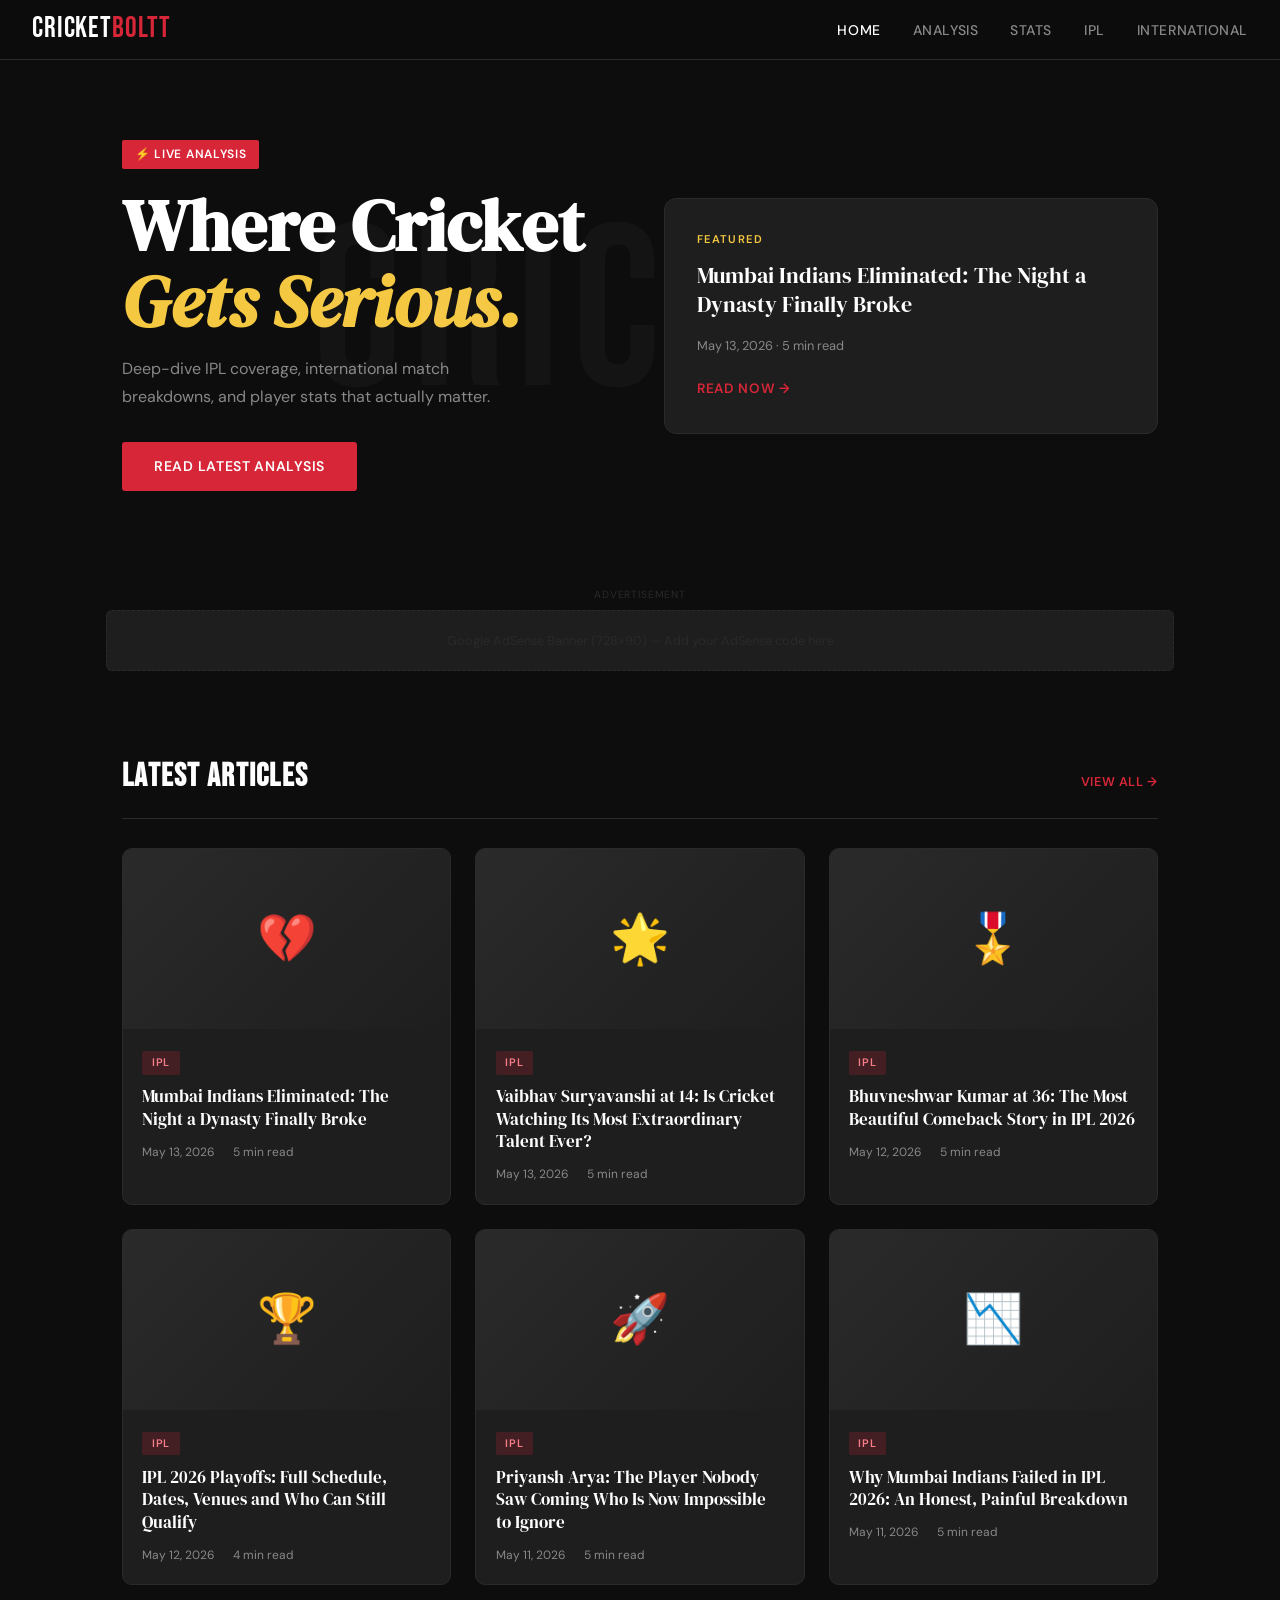
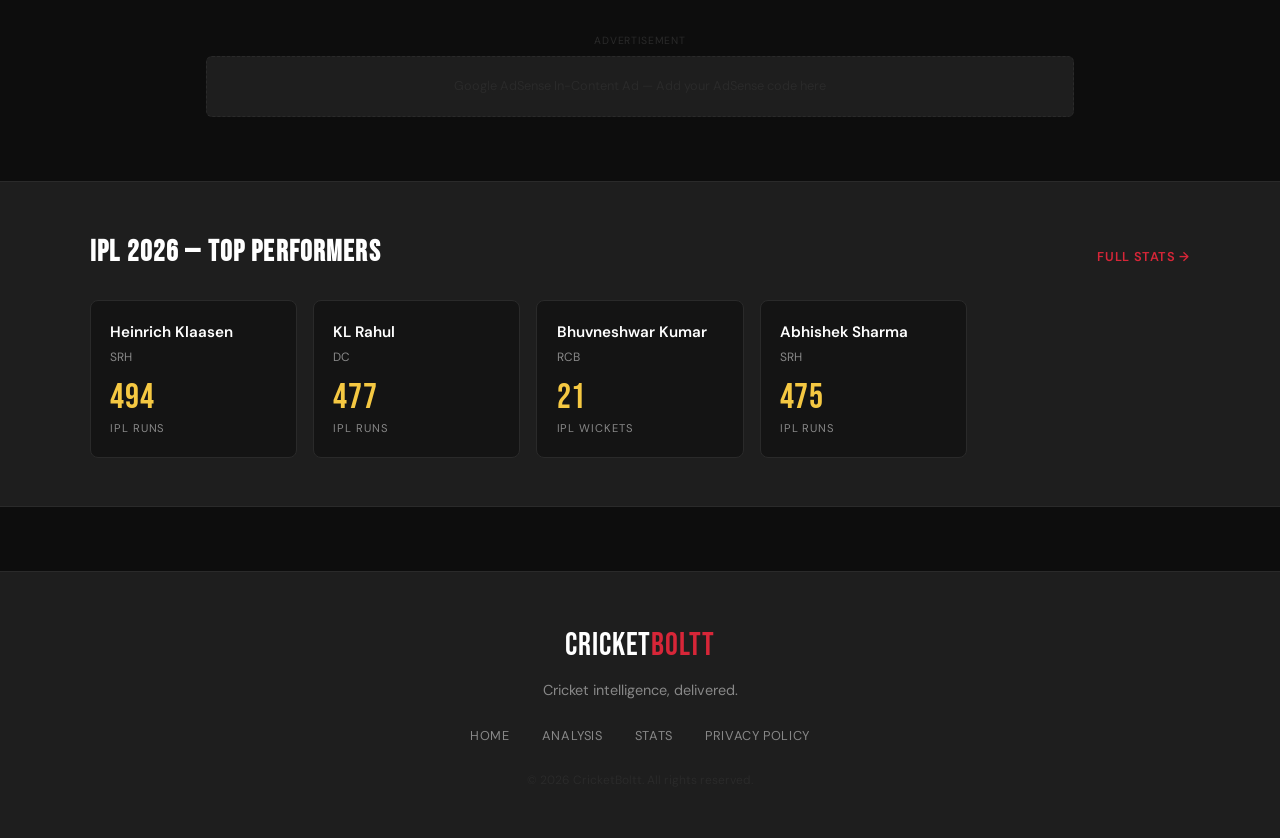
<file: cricketboltt/index.html>
<!DOCTYPE html>
<html lang="en">
<head>
  <meta charset="UTF-8" />
  <meta name="viewport" content="width=device-width, initial-scale=1.0" />
  <title>CricketBoltt — IPL & Cricket Analysis</title>
  <meta name="description" content="In-depth IPL coverage, international cricket analysis, player stats and insights. Your home for cricket intelligence." />
  <link rel="preconnect" href="https://fonts.googleapis.com" />
  <link href="https://fonts.googleapis.com/css2?family=Bebas+Neue&family=DM+Sans:wght@400;500;600&family=DM+Serif+Display:ital@0;1&display=swap" rel="stylesheet" />
  <link rel="stylesheet" href="css/style.css" />
</head>
<body>

  <!-- NAVBAR -->
  <nav class="navbar">
    <a href="index.html" class="logo">Cricket<span>Boltt</span></a>
    <ul class="nav-links">
      <li><a href="index.html" class="active">Home</a></li>
      <li><a href="articles.html">Analysis</a></li>
      <li><a href="stats.html">Stats</a></li>
      <li><a href="articles.html?cat=ipl">IPL</a></li>
      <li><a href="articles.html?cat=international">International</a></li>
    </ul>
    <button class="hamburger" id="hamburger">&#9776;</button>
  </nav>

  <!-- MOBILE MENU -->
  <div class="mobile-menu" id="mobileMenu">
    <a href="index.html">Home</a>
    <a href="articles.html">Analysis</a>
    <a href="stats.html">Stats</a>
    <a href="articles.html?cat=ipl">IPL</a>
    <a href="articles.html?cat=international">International</a>
  </div>

  <!-- HERO -->
  <section class="hero">
    <div class="hero-bg-text">CRICKET</div>
    <div class="hero-content">
      <div class="hero-tag">&#9889; Live Analysis</div>
      <h1 class="hero-title">Where Cricket<br/><em>Gets Serious.</em></h1>
      <p class="hero-sub">Deep-dive IPL coverage, international match breakdowns, and player stats that actually matter.</p>
      <a href="articles.html" class="btn-primary">Read Latest Analysis</a>
    </div>
    <div class="hero-card">
      <div class="hcard-label">Featured</div>
      <div class="hcard-title" id="featuredTitle">Loading latest article...</div>
      <div class="hcard-meta" id="featuredMeta"></div>
      <a href="#" id="featuredLink" class="hcard-link">Read now &rarr;</a>
    </div>
  </section>

  <!-- AD BANNER TOP -->
  <div class="ad-banner">
    <span>Advertisement</span>
    <!-- Replace with your Google AdSense code -->
    <!-- <script async src="https://pagead2.googlesyndication.com/pagead/js/adsbygoogle.js"></script> -->
    <div class="ad-placeholder">Google AdSense Banner (728×90) — Add your AdSense code here</div>
  </div>

  <!-- LATEST ARTICLES -->
  <section class="section">
    <div class="section-head">
      <h2>Latest Articles</h2>
      <a href="articles.html" class="see-all">View all &rarr;</a>
    </div>
    <div class="articles-grid" id="articlesGrid">
      <!-- Filled by JS from posts.js -->
    </div>
  </section>

  <!-- AD MID -->
  <div class="ad-banner" style="margin: 0 auto 3rem; max-width:900px;">
    <span>Advertisement</span>
    <div class="ad-placeholder">Google AdSense In-Content Ad — Add your AdSense code here</div>
  </div>

  <!-- STATS STRIP -->
  <section class="stats-strip">
    <div class="stats-strip-inner">
      <div class="strip-head">
        <h2>IPL 2026 — Top Performers</h2>
        <a href="stats.html" class="see-all">Full stats &rarr;</a>
      </div>
      <div class="stats-cards" id="statsStrip">
        <!-- Filled by JS -->
      </div>
    </div>
  </section>

  <!-- FOOTER -->
  <footer class="footer">
    <div class="footer-inner">
      <div class="footer-logo">Cricket<span>Boltt</span></div>
      <p class="footer-tagline">Cricket intelligence, delivered.</p>
      <div class="footer-links">
        <a href="index.html">Home</a>
        <a href="articles.html">Analysis</a>
        <a href="stats.html">Stats</a>
        <a href="privacy.html">Privacy Policy</a>
      </div>
      <p class="footer-copy">&copy; 2026 CricketBoltt. All rights reserved.</p>
    </div>
  </footer>

  <script src="js/posts.js"></script>
  <script src="js/main.js"></script>
</body>
</html>
</file>
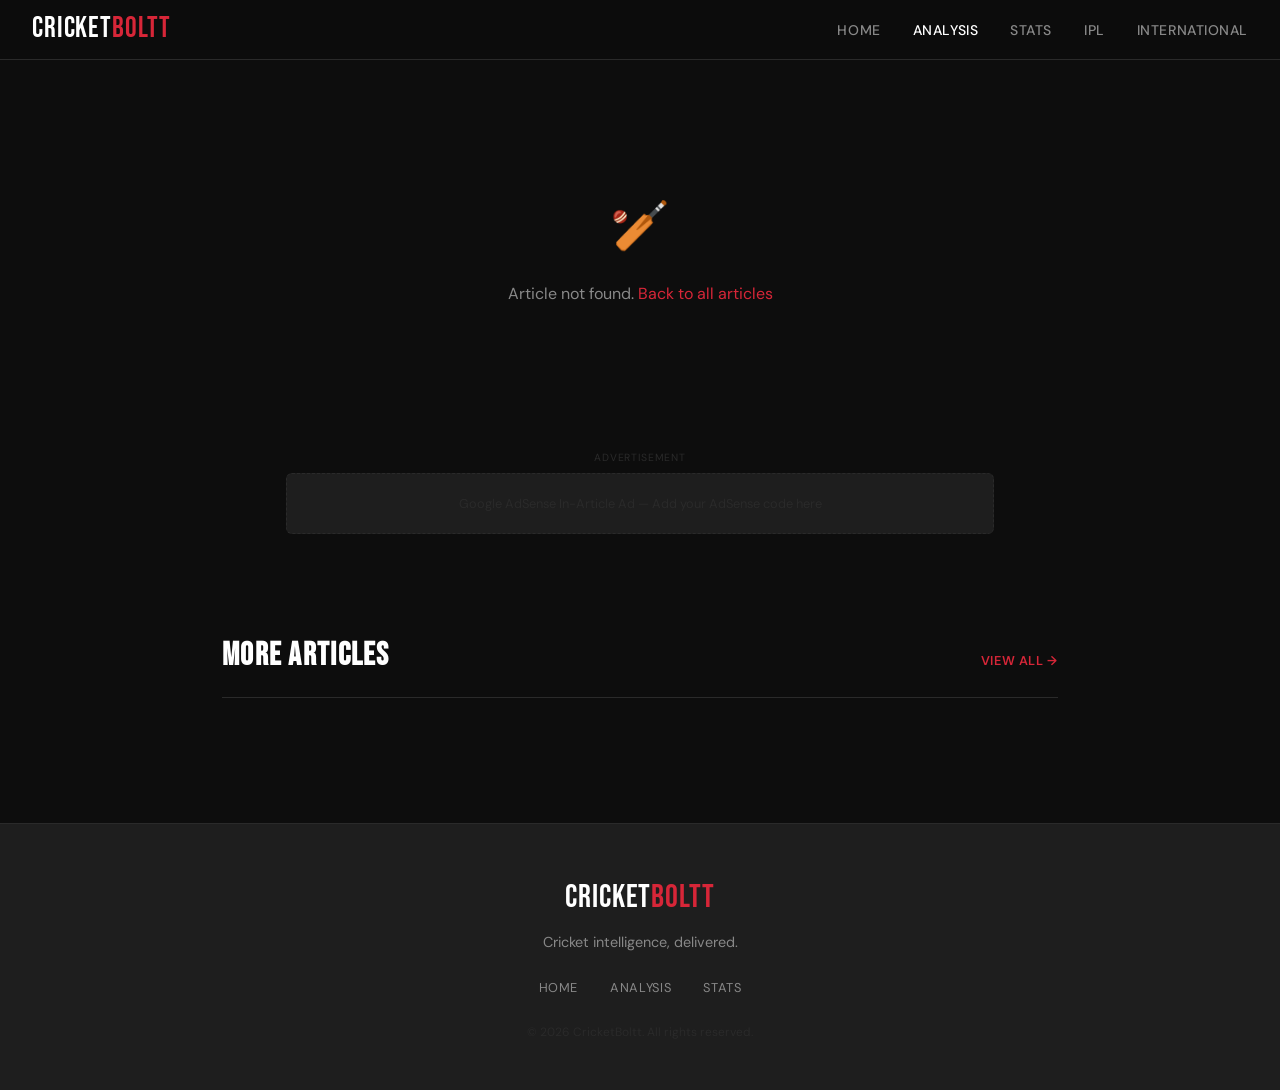
<file: cricketboltt/article.html>
<!DOCTYPE html>
<html lang="en">
<head>
  <meta charset="UTF-8" />
  <meta name="viewport" content="width=device-width, initial-scale=1.0" />
  <title id="pageTitle">Article — CricketBoltt</title>
  <link rel="preconnect" href="https://fonts.googleapis.com" />
  <link href="https://fonts.googleapis.com/css2?family=Bebas+Neue&family=DM+Sans:wght@400;500;600&family=DM+Serif+Display:ital@0;1&display=swap" rel="stylesheet" />
  <link rel="stylesheet" href="css/style.css" />
</head>
<body>

  <nav class="navbar">
    <a href="index.html" class="logo">Cricket<span>Boltt</span></a>
    <ul class="nav-links">
      <li><a href="index.html">Home</a></li>
      <li><a href="articles.html" class="active">Analysis</a></li>
      <li><a href="stats.html">Stats</a></li>
      <li><a href="articles.html?cat=ipl">IPL</a></li>
      <li><a href="articles.html?cat=international">International</a></li>
    </ul>
    <button class="hamburger" id="hamburger">&#9776;</button>
  </nav>
  <div class="mobile-menu" id="mobileMenu">
    <a href="index.html">Home</a>
    <a href="articles.html">Analysis</a>
    <a href="stats.html">Stats</a>
  </div>

  <article class="article-page" id="articleContent">
    <div class="article-loading">Loading article...</div>
  </article>

  <!-- AD after article -->
  <div class="ad-banner" style="max-width:740px; margin: 0 auto 3rem;">
    <span>Advertisement</span>
    <div class="ad-placeholder">Google AdSense In-Article Ad — Add your AdSense code here</div>
  </div>

  <!-- RELATED -->
  <section class="section" style="max-width:900px; margin: 0 auto;">
    <div class="section-head">
      <h2>More Articles</h2>
      <a href="articles.html" class="see-all">View all &rarr;</a>
    </div>
    <div class="articles-grid" id="relatedGrid"></div>
  </section>

  <footer class="footer">
    <div class="footer-inner">
      <div class="footer-logo">Cricket<span>Boltt</span></div>
      <p class="footer-tagline">Cricket intelligence, delivered.</p>
      <div class="footer-links">
        <a href="index.html">Home</a>
        <a href="articles.html">Analysis</a>
        <a href="stats.html">Stats</a>
      </div>
      <p class="footer-copy">&copy; 2026 CricketBoltt. All rights reserved.</p>
    </div>
  </footer>

  <script src="js/posts.js"></script>
  <script src="js/article.js"></script>
</body>
</html>
</file>
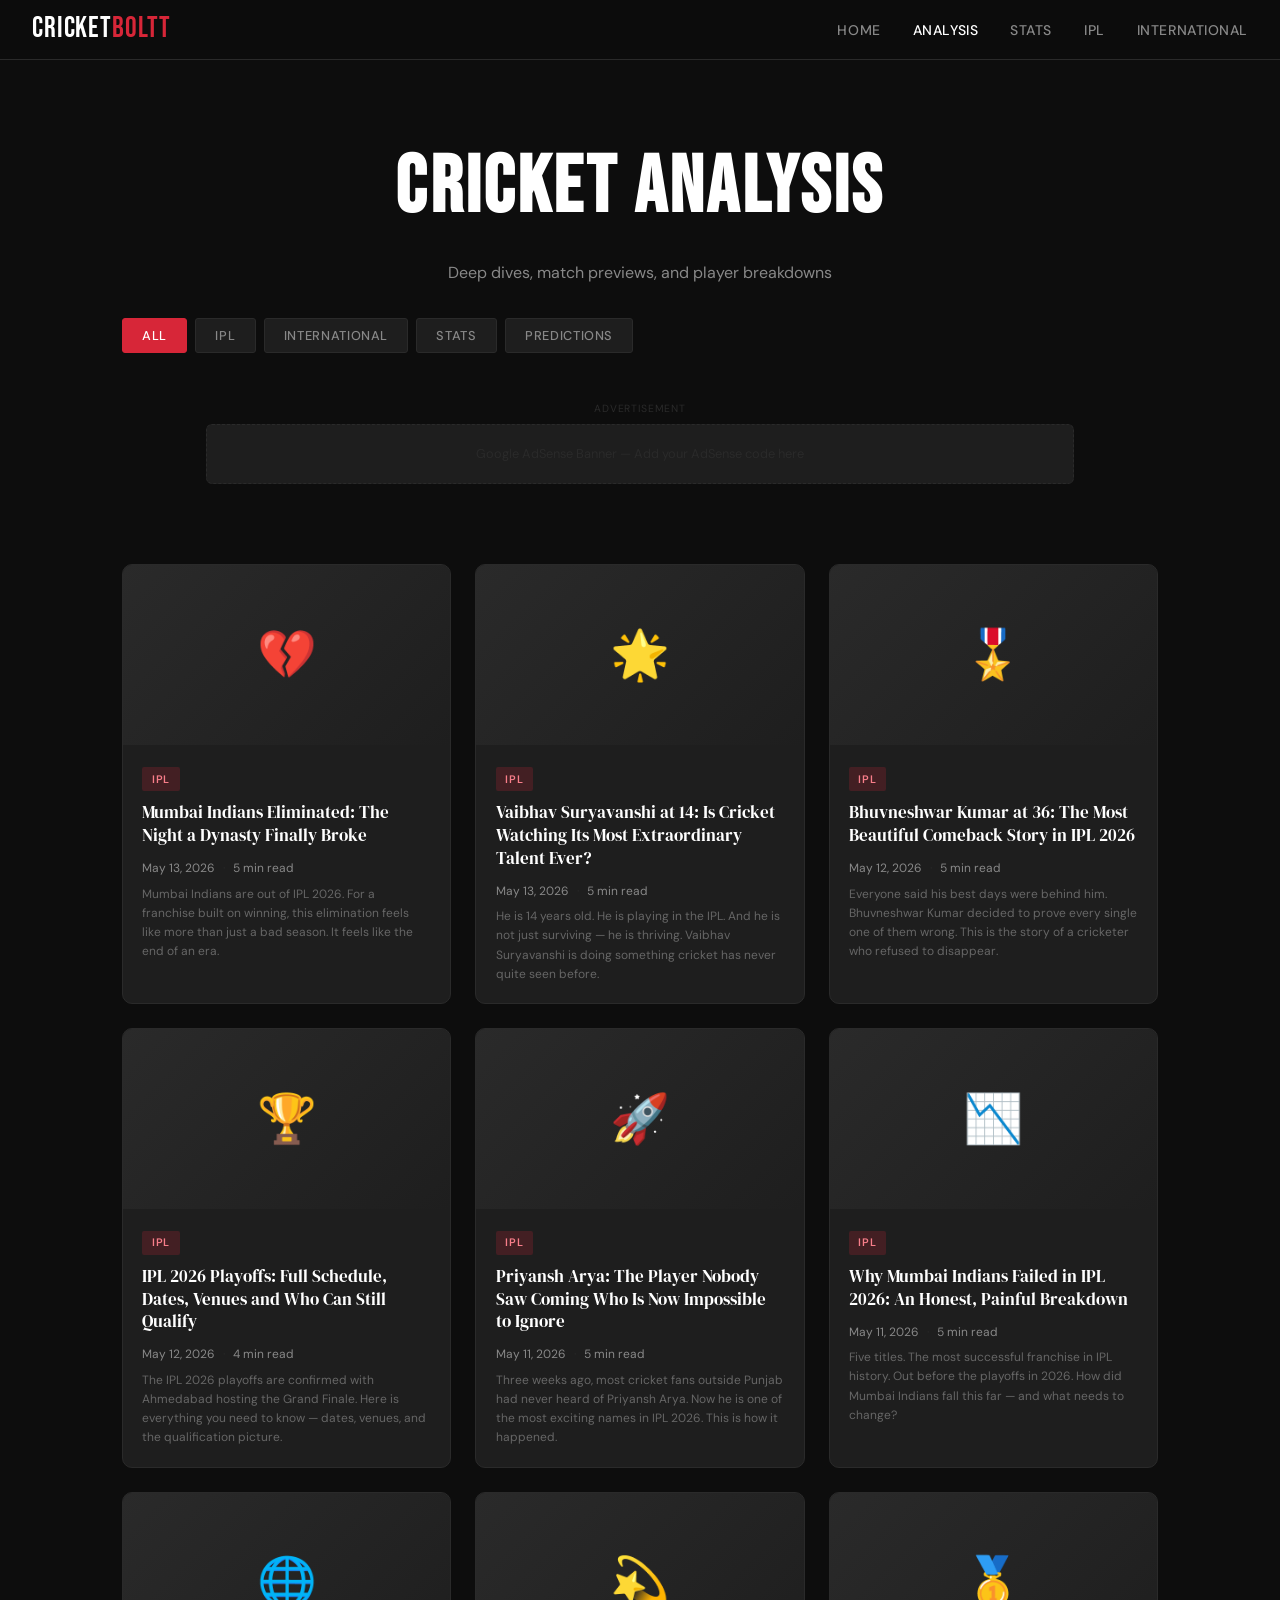
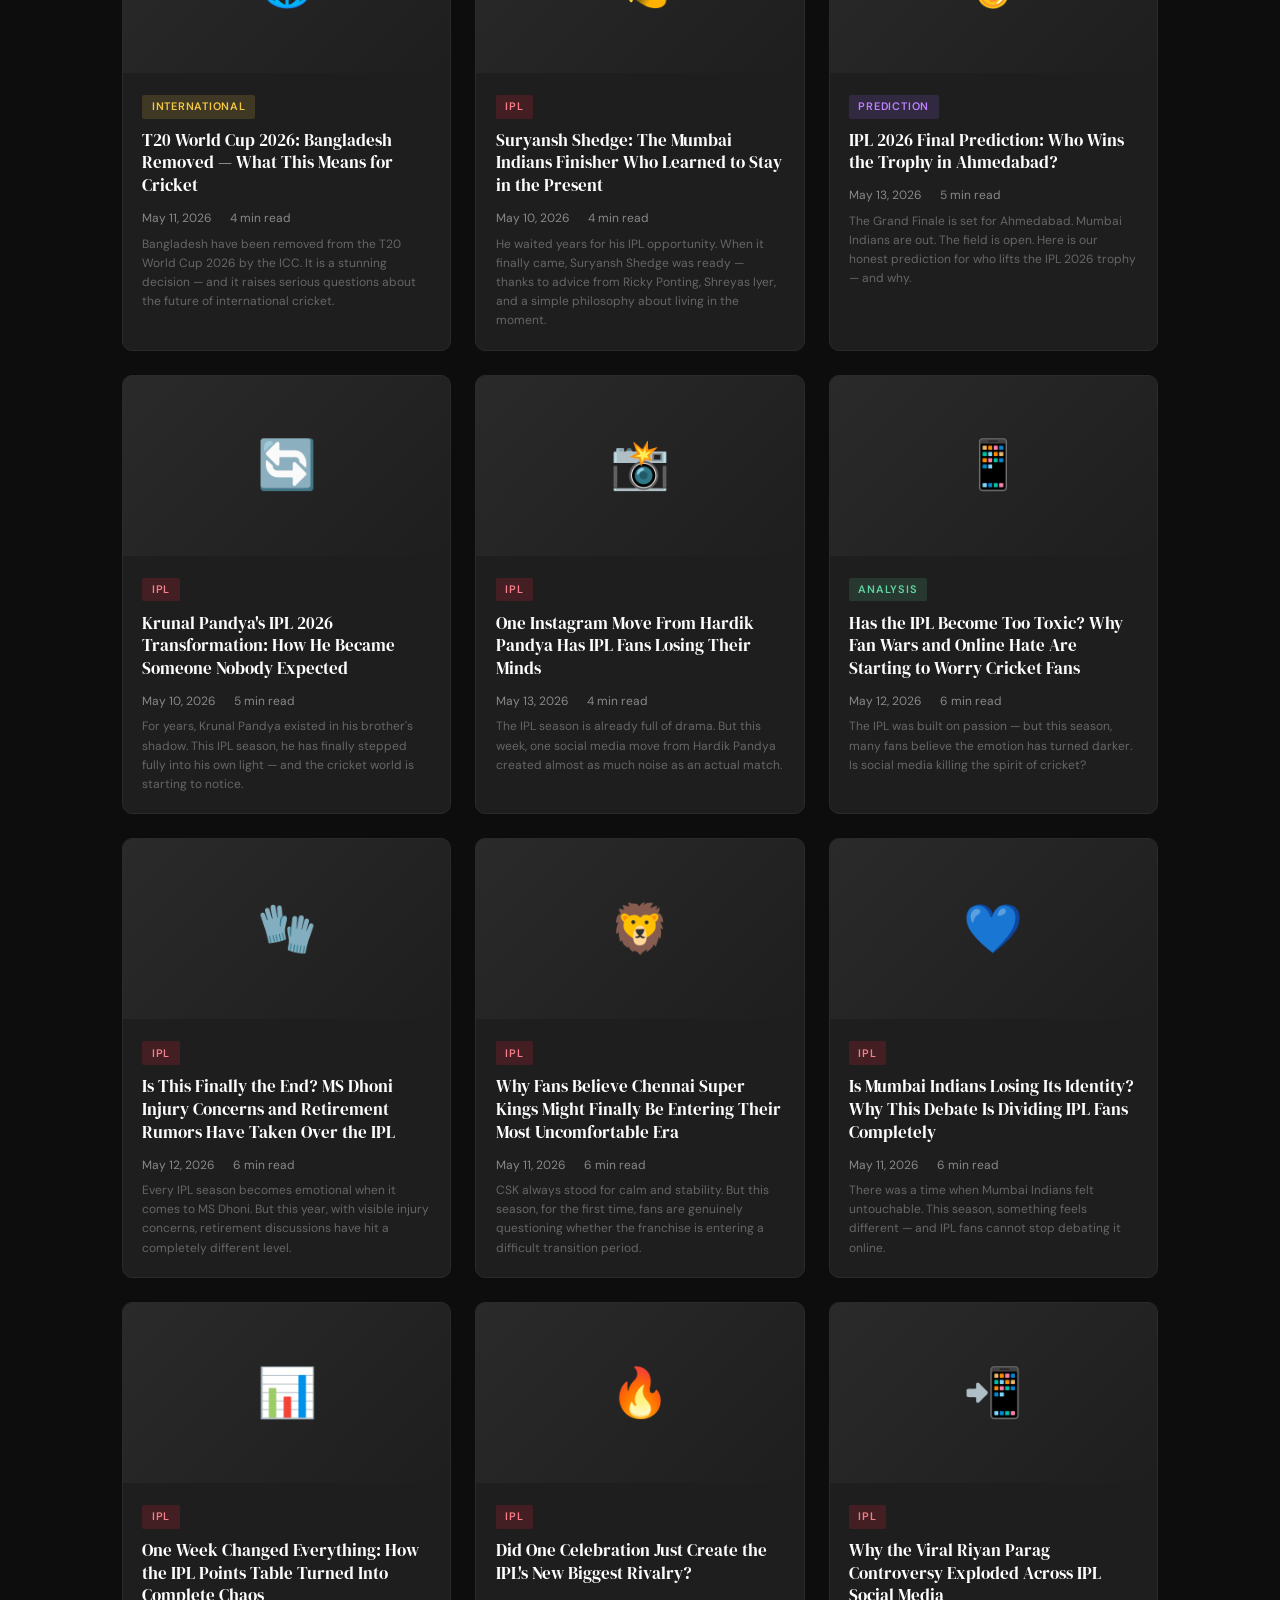
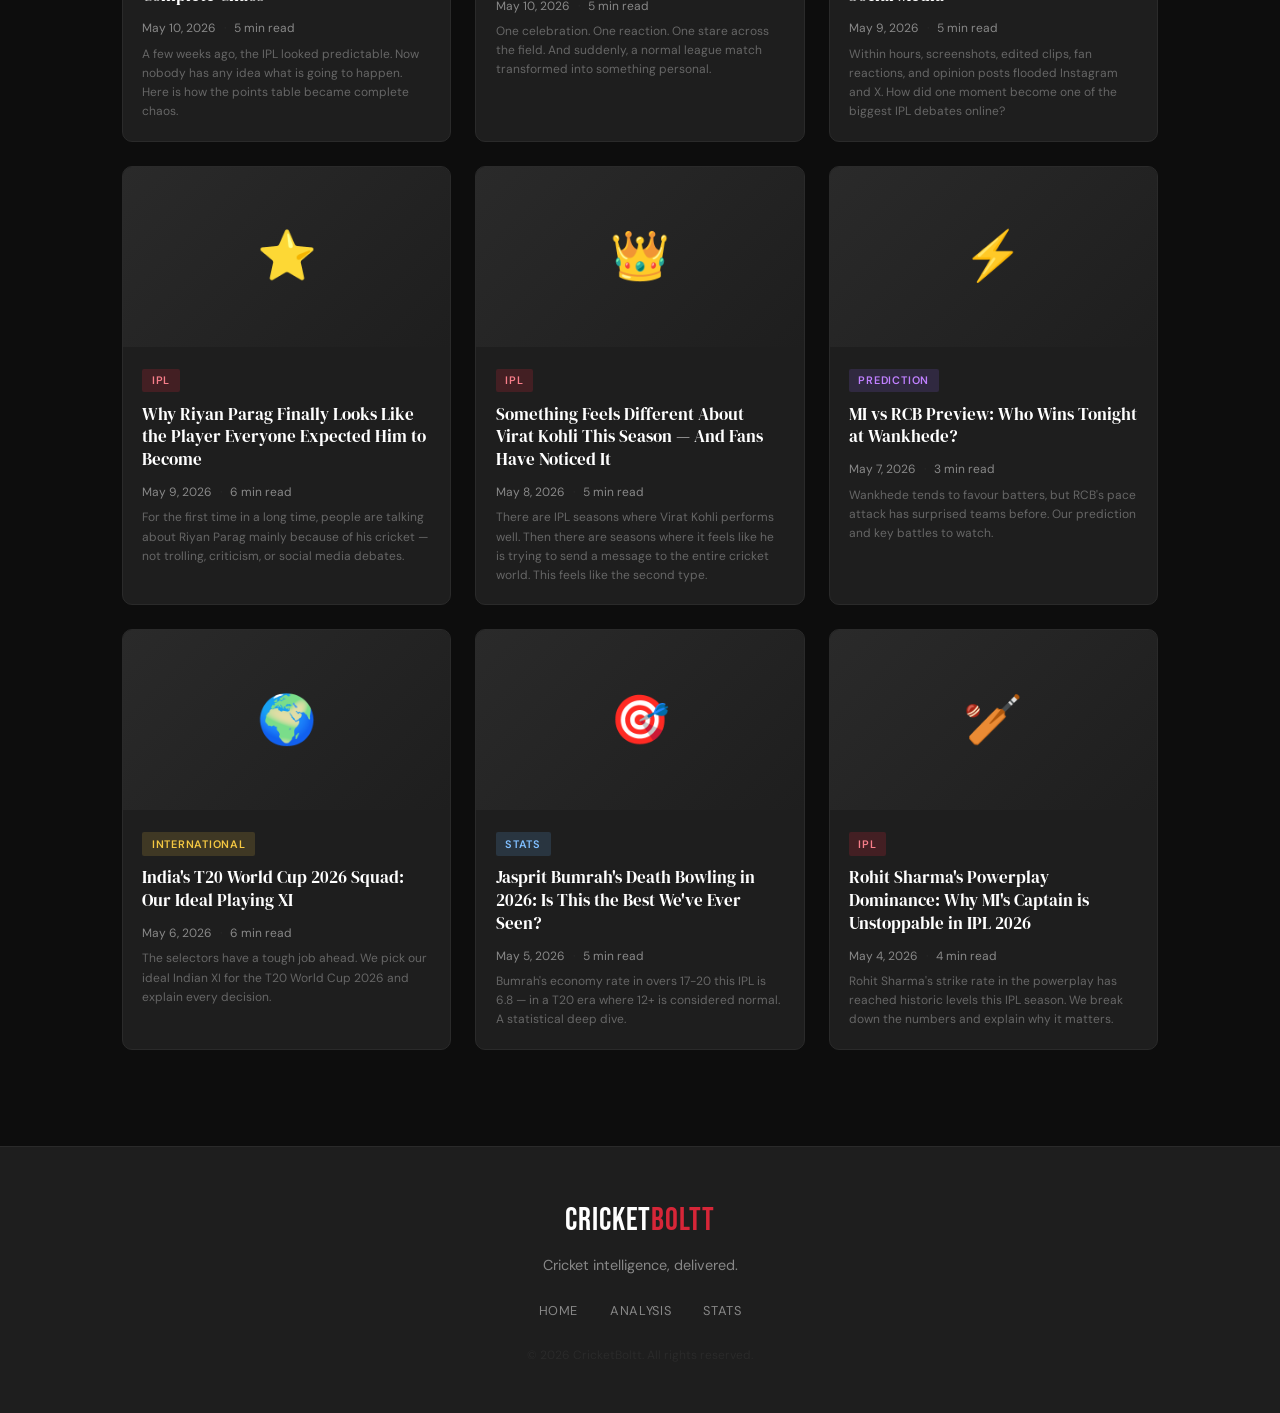
<file: cricketboltt/articles.html>
<!DOCTYPE html>
<html lang="en">
<head>
  <meta charset="UTF-8" />
  <meta name="viewport" content="width=device-width, initial-scale=1.0" />
  <title>Analysis — CricketBoltt</title>
  <meta name="description" content="IPL and international cricket analysis, match previews, and in-depth breakdowns." />
  <link rel="preconnect" href="https://fonts.googleapis.com" />
  <link href="https://fonts.googleapis.com/css2?family=Bebas+Neue&family=DM+Sans:wght@400;500;600&family=DM+Serif+Display:ital@0;1&display=swap" rel="stylesheet" />
  <link rel="stylesheet" href="css/style.css" />
</head>
<body>

  <nav class="navbar">
    <a href="index.html" class="logo">Cricket<span>Boltt</span></a>
    <ul class="nav-links">
      <li><a href="index.html">Home</a></li>
      <li><a href="articles.html" class="active">Analysis</a></li>
      <li><a href="stats.html">Stats</a></li>
      <li><a href="articles.html?cat=ipl">IPL</a></li>
      <li><a href="articles.html?cat=international">International</a></li>
    </ul>
    <button class="hamburger" id="hamburger">&#9776;</button>
  </nav>
  <div class="mobile-menu" id="mobileMenu">
    <a href="index.html">Home</a>
    <a href="articles.html">Analysis</a>
    <a href="stats.html">Stats</a>
    <a href="articles.html?cat=ipl">IPL</a>
    <a href="articles.html?cat=international">International</a>
  </div>

  <div class="page-header">
    <h1>Cricket Analysis</h1>
    <p>Deep dives, match previews, and player breakdowns</p>
  </div>

  <!-- FILTER TABS -->
  <div class="filter-bar">
    <button class="filter-btn active" data-cat="all">All</button>
    <button class="filter-btn" data-cat="ipl">IPL</button>
    <button class="filter-btn" data-cat="international">International</button>
    <button class="filter-btn" data-cat="stats">Stats</button>
    <button class="filter-btn" data-cat="prediction">Predictions</button>
  </div>

  <!-- AD -->
  <div class="ad-banner" style="max-width:900px; margin: 0 auto 2rem;">
    <span>Advertisement</span>
    <div class="ad-placeholder">Google AdSense Banner — Add your AdSense code here</div>
  </div>

  <section class="section">
    <div class="articles-grid-full" id="articlesGrid">
      <!-- Filled by JS -->
    </div>
  </section>

  <footer class="footer">
    <div class="footer-inner">
      <div class="footer-logo">Cricket<span>Boltt</span></div>
      <p class="footer-tagline">Cricket intelligence, delivered.</p>
      <div class="footer-links">
        <a href="index.html">Home</a>
        <a href="articles.html">Analysis</a>
        <a href="stats.html">Stats</a>
      </div>
      <p class="footer-copy">&copy; 2026 CricketBoltt. All rights reserved.</p>
    </div>
  </footer>

  <script src="js/posts.js"></script>
  <script src="js/articles.js"></script>
</body>
</html>
</file>
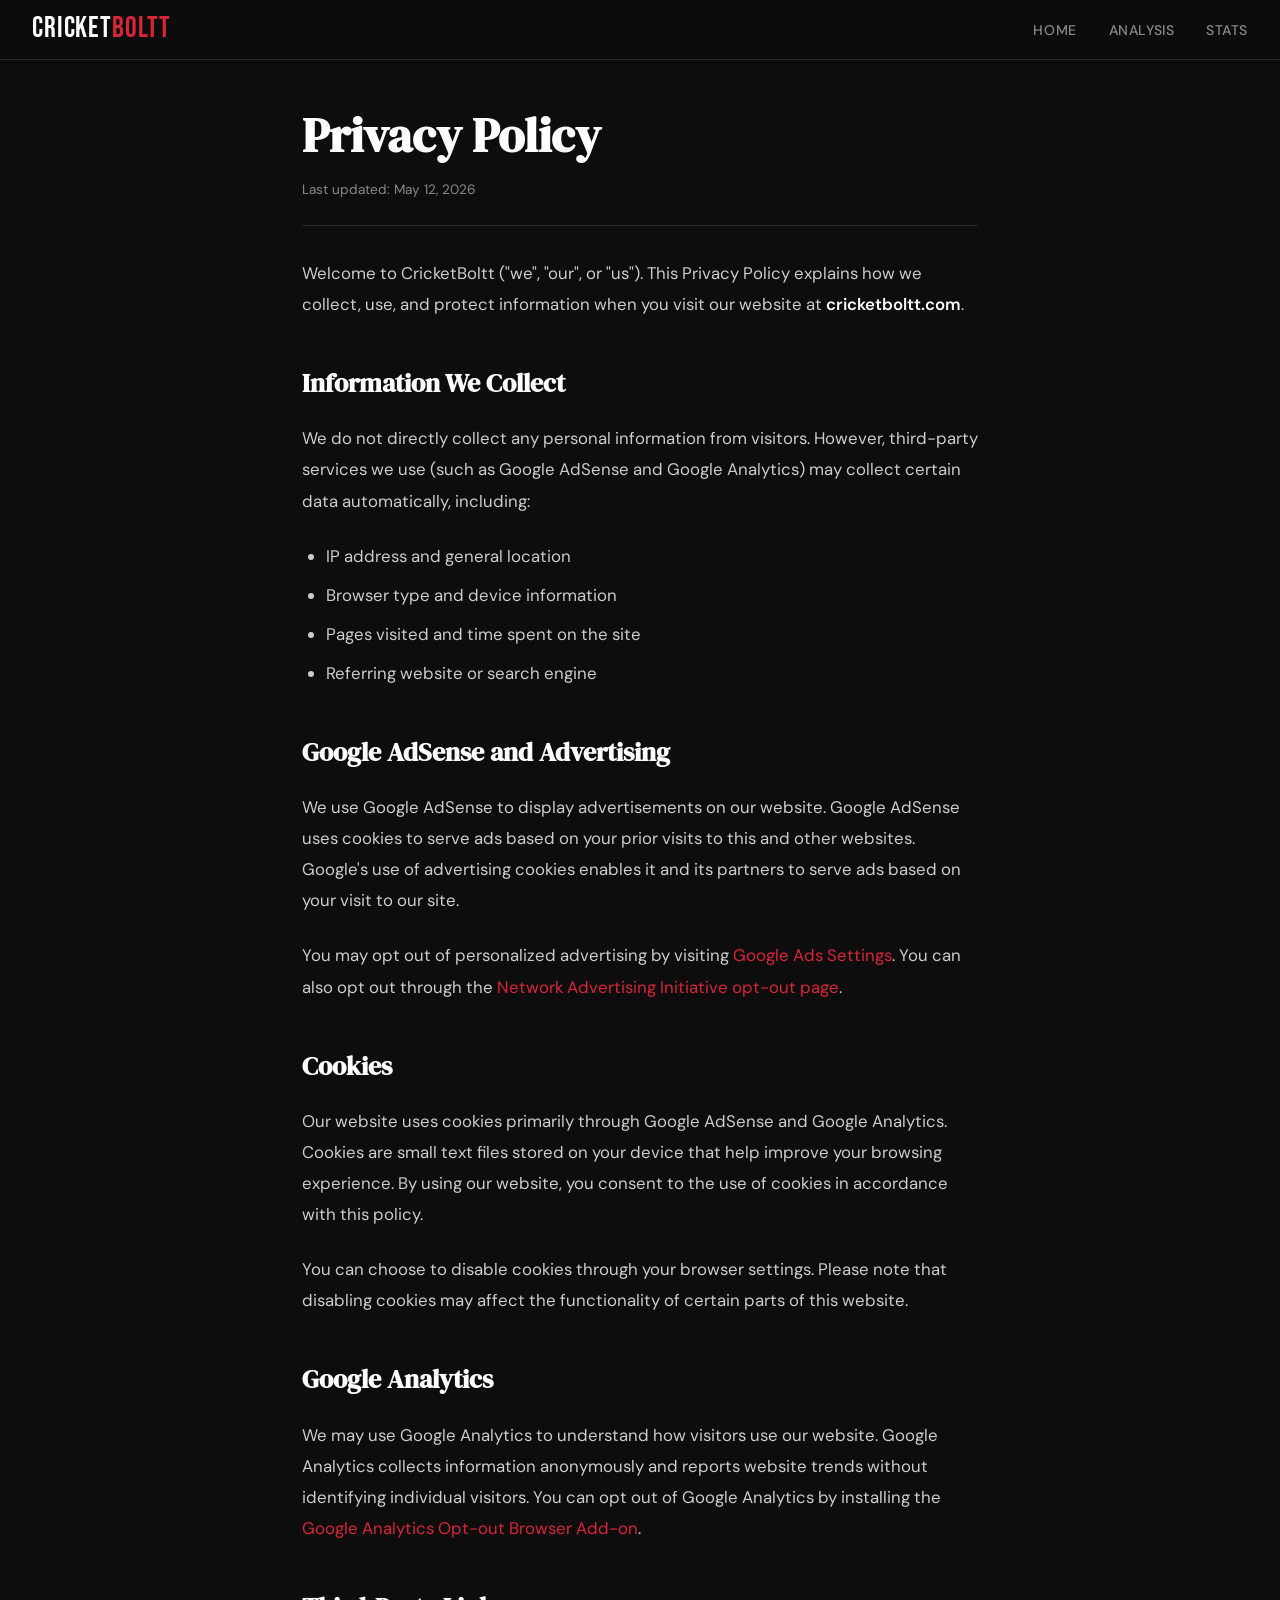
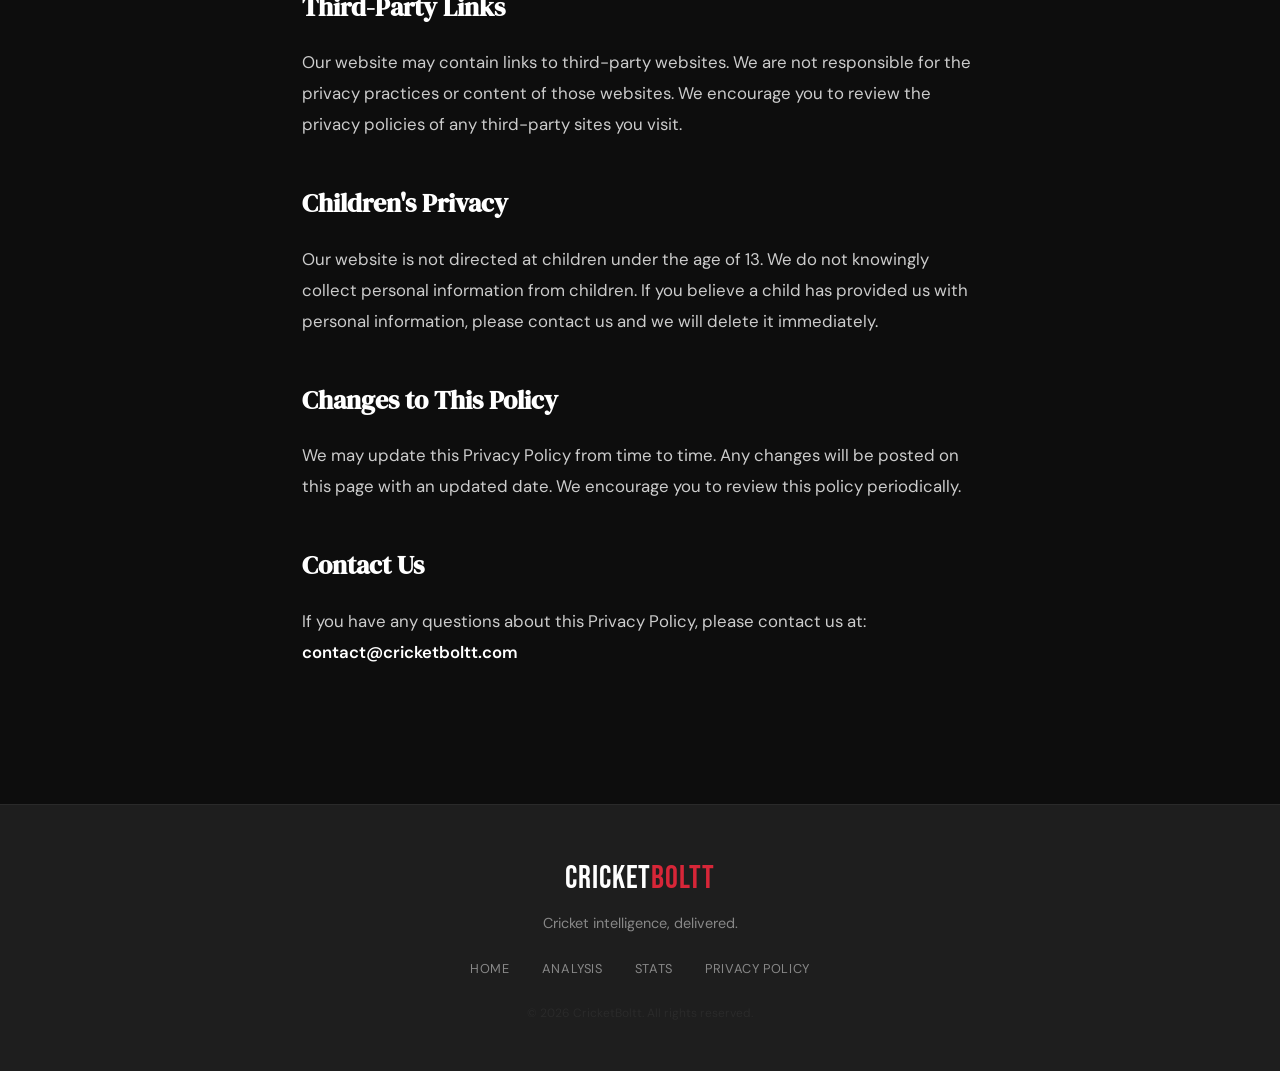
<file: cricketboltt/privacy.html>
<!DOCTYPE html>
<html lang="en">
<head>
  <meta charset="UTF-8" />
  <meta name="viewport" content="width=device-width, initial-scale=1.0" />
  <title>Privacy Policy — CricketBoltt</title>
  <link rel="preconnect" href="https://fonts.googleapis.com" />
  <link href="https://fonts.googleapis.com/css2?family=Bebas+Neue&family=DM+Sans:wght@400;500;600&family=DM+Serif+Display:ital@0;1&display=swap" rel="stylesheet" />
  <link rel="stylesheet" href="css/style.css" />
</head>
<body>

  <nav class="navbar">
    <a href="index.html" class="logo">Cricket<span>Boltt</span></a>
    <ul class="nav-links">
      <li><a href="index.html">Home</a></li>
      <li><a href="articles.html">Analysis</a></li>
      <li><a href="stats.html">Stats</a></li>
    </ul>
    <button class="hamburger" id="hamburger">&#9776;</button>
  </nav>
  <div class="mobile-menu" id="mobileMenu">
    <a href="index.html">Home</a>
    <a href="articles.html">Analysis</a>
    <a href="stats.html">Stats</a>
  </div>

  <article class="article-page">
    <h1>Privacy Policy</h1>
    <div class="art-meta">
      <span>Last updated: May 12, 2026</span>
    </div>
    <div class="art-body">
      <p>Welcome to CricketBoltt ("we", "our", or "us"). This Privacy Policy explains how we collect, use, and protect information when you visit our website at <strong>cricketboltt.com</strong>.</p>

      <h2>Information We Collect</h2>
      <p>We do not directly collect any personal information from visitors. However, third-party services we use (such as Google AdSense and Google Analytics) may collect certain data automatically, including:</p>
      <ul>
        <li>IP address and general location</li>
        <li>Browser type and device information</li>
        <li>Pages visited and time spent on the site</li>
        <li>Referring website or search engine</li>
      </ul>

      <h2>Google AdSense and Advertising</h2>
      <p>We use Google AdSense to display advertisements on our website. Google AdSense uses cookies to serve ads based on your prior visits to this and other websites. Google's use of advertising cookies enables it and its partners to serve ads based on your visit to our site.</p>
      <p>You may opt out of personalized advertising by visiting <a href="https://www.google.com/settings/ads" style="color: var(--red);">Google Ads Settings</a>. You can also opt out through the <a href="http://www.aboutads.info/choices/" style="color: var(--red);">Network Advertising Initiative opt-out page</a>.</p>

      <h2>Cookies</h2>
      <p>Our website uses cookies primarily through Google AdSense and Google Analytics. Cookies are small text files stored on your device that help improve your browsing experience. By using our website, you consent to the use of cookies in accordance with this policy.</p>
      <p>You can choose to disable cookies through your browser settings. Please note that disabling cookies may affect the functionality of certain parts of this website.</p>

      <h2>Google Analytics</h2>
      <p>We may use Google Analytics to understand how visitors use our website. Google Analytics collects information anonymously and reports website trends without identifying individual visitors. You can opt out of Google Analytics by installing the <a href="https://tools.google.com/dlpage/gaoptout" style="color: var(--red);">Google Analytics Opt-out Browser Add-on</a>.</p>

      <h2>Third-Party Links</h2>
      <p>Our website may contain links to third-party websites. We are not responsible for the privacy practices or content of those websites. We encourage you to review the privacy policies of any third-party sites you visit.</p>

      <h2>Children's Privacy</h2>
      <p>Our website is not directed at children under the age of 13. We do not knowingly collect personal information from children. If you believe a child has provided us with personal information, please contact us and we will delete it immediately.</p>

      <h2>Changes to This Policy</h2>
      <p>We may update this Privacy Policy from time to time. Any changes will be posted on this page with an updated date. We encourage you to review this policy periodically.</p>

      <h2>Contact Us</h2>
      <p>If you have any questions about this Privacy Policy, please contact us at: <strong>contact@cricketboltt.com</strong></p>
    </div>
  </article>

  <footer class="footer">
    <div class="footer-inner">
      <div class="footer-logo">Cricket<span>Boltt</span></div>
      <p class="footer-tagline">Cricket intelligence, delivered.</p>
      <div class="footer-links">
        <a href="index.html">Home</a>
        <a href="articles.html">Analysis</a>
        <a href="stats.html">Stats</a>
        <a href="privacy.html">Privacy Policy</a>
      </div>
      <p class="footer-copy">&copy; 2026 CricketBoltt. All rights reserved.</p>
    </div>
  </footer>

  <script>
    const hamburger = document.getElementById('hamburger');
    const mobileMenu = document.getElementById('mobileMenu');
    if (hamburger) hamburger.addEventListener('click', () => mobileMenu.classList.toggle('open'));
  </script>
</body>
</html>
</file>
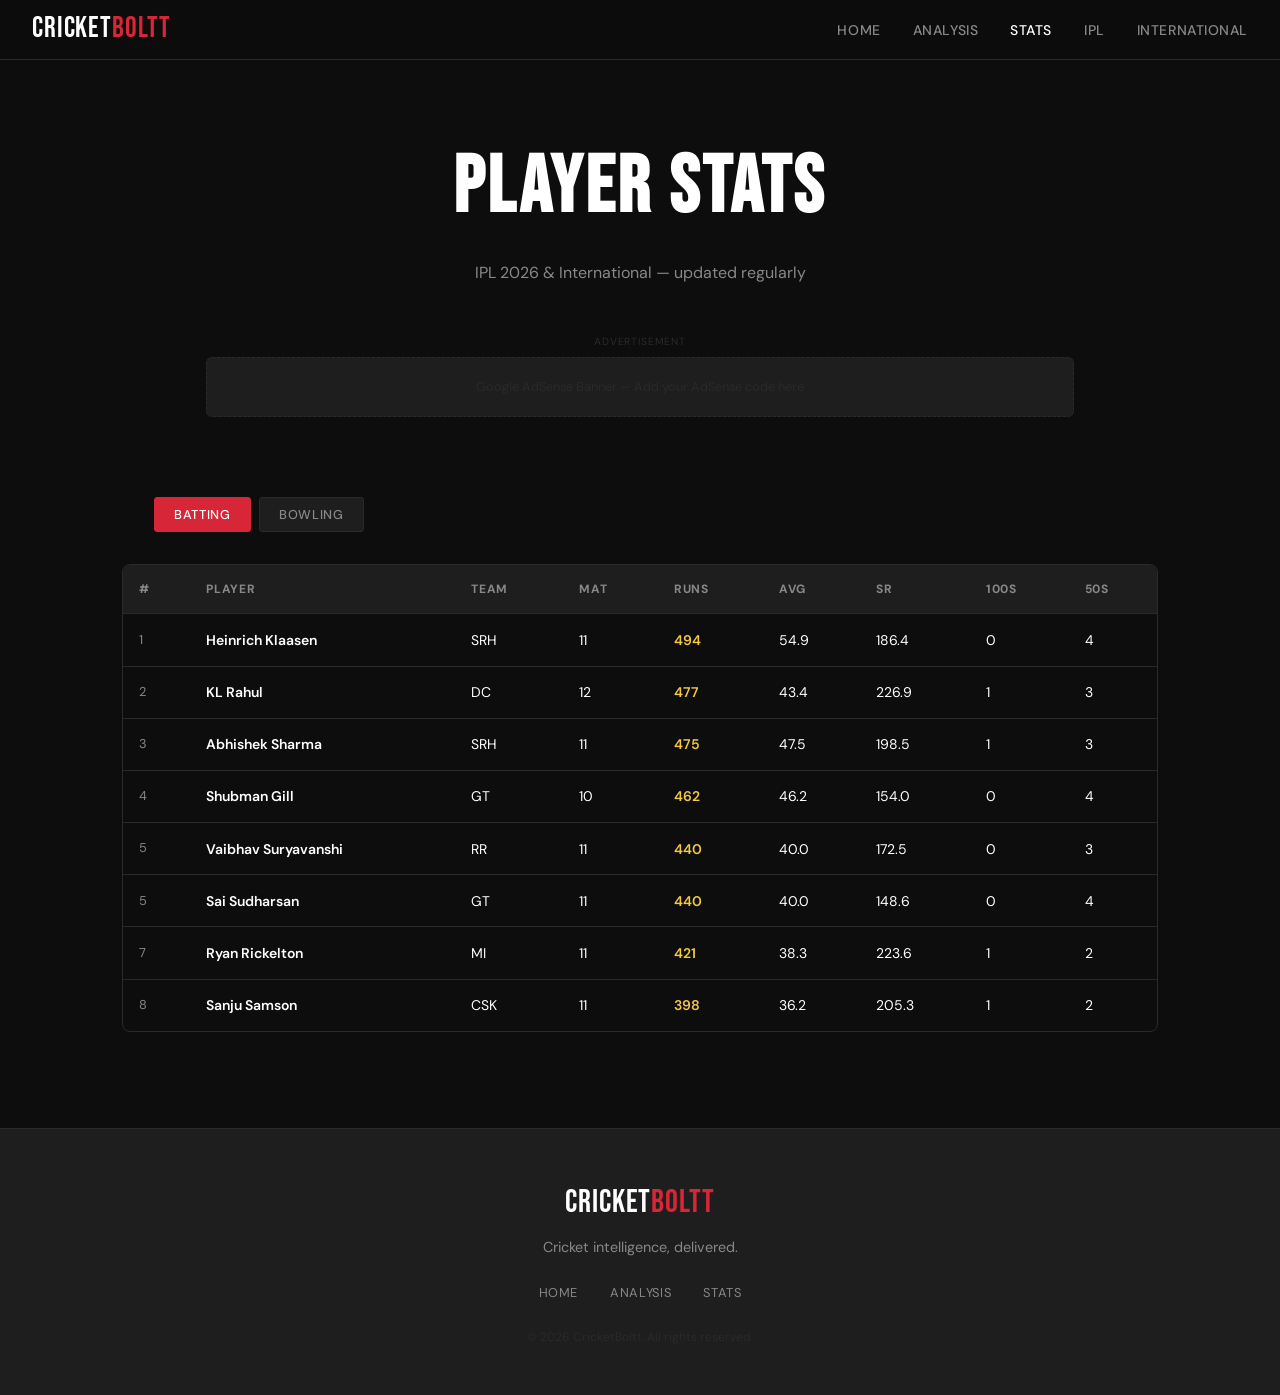
<file: cricketboltt/stats.html>
<!DOCTYPE html>
<html lang="en">
<head>
  <meta charset="UTF-8" />
  <meta name="viewport" content="width=device-width, initial-scale=1.0" />
  <title>Player Stats — CricketBoltt</title>
  <meta name="description" content="IPL 2026 and international cricket player statistics — batting, bowling, and all-rounder rankings." />
  <link rel="preconnect" href="https://fonts.googleapis.com" />
  <link href="https://fonts.googleapis.com/css2?family=Bebas+Neue&family=DM+Sans:wght@400;500;600&family=DM+Serif+Display:ital@0;1&display=swap" rel="stylesheet" />
  <link rel="stylesheet" href="css/style.css" />
</head>
<body>

  <nav class="navbar">
    <a href="index.html" class="logo">Cricket<span>Boltt</span></a>
    <ul class="nav-links">
      <li><a href="index.html">Home</a></li>
      <li><a href="articles.html">Analysis</a></li>
      <li><a href="stats.html" class="active">Stats</a></li>
      <li><a href="articles.html?cat=ipl">IPL</a></li>
      <li><a href="articles.html?cat=international">International</a></li>
    </ul>
    <button class="hamburger" id="hamburger">&#9776;</button>
  </nav>
  <div class="mobile-menu" id="mobileMenu">
    <a href="index.html">Home</a>
    <a href="articles.html">Analysis</a>
    <a href="stats.html">Stats</a>
  </div>

  <div class="page-header">
    <h1>Player Stats</h1>
    <p>IPL 2026 &amp; International — updated regularly</p>
  </div>

  <!-- AD -->
  <div class="ad-banner" style="max-width:900px; margin: 0 auto 2rem;">
    <span>Advertisement</span>
    <div class="ad-placeholder">Google AdSense Banner — Add your AdSense code here</div>
  </div>

  <section class="section">
    <!-- TAB TOGGLE -->
    <div class="filter-bar">
      <button class="filter-btn active" data-tab="batting">Batting</button>
      <button class="filter-btn" data-tab="bowling">Bowling</button>
    </div>

    <!-- BATTING TABLE -->
    <div id="battingTable">
      <div class="stats-table-wrap">
        <table class="stats-table">
          <thead>
            <tr>
              <th>#</th>
              <th>Player</th>
              <th>Team</th>
              <th>Mat</th>
              <th>Runs</th>
              <th>Avg</th>
              <th>SR</th>
              <th>100s</th>
              <th>50s</th>
            </tr>
          </thead>
          <tbody id="battingBody"></tbody>
        </table>
      </div>
    </div>

    <!-- BOWLING TABLE -->
    <div id="bowlingTable" style="display:none;">
      <div class="stats-table-wrap">
        <table class="stats-table">
          <thead>
            <tr>
              <th>#</th>
              <th>Player</th>
              <th>Team</th>
              <th>Mat</th>
              <th>Wkts</th>
              <th>Avg</th>
              <th>Econ</th>
              <th>Best</th>
            </tr>
          </thead>
          <tbody id="bowlingBody"></tbody>
        </table>
      </div>
    </div>
  </section>

  <footer class="footer">
    <div class="footer-inner">
      <div class="footer-logo">Cricket<span>Boltt</span></div>
      <p class="footer-tagline">Cricket intelligence, delivered.</p>
      <div class="footer-links">
        <a href="index.html">Home</a>
        <a href="articles.html">Analysis</a>
        <a href="stats.html">Stats</a>
      </div>
      <p class="footer-copy">&copy; 2026 CricketBoltt. All rights reserved.</p>
    </div>
  </footer>

  <script src="js/posts.js"></script>
  <script src="js/stats.js"></script>
</body>
</html>
</file>
<file: cricketboltt/css/style.css>
/* ===== CRICKETBOLTT — MAIN STYLES ===== */

:root {
  --red: #D72638;
  --red-dark: #A81D29;
  --black: #0D0D0D;
  --dark: #141414;
  --dark2: #1E1E1E;
  --dark3: #2A2A2A;
  --gray: #888;
  --light-gray: #E8E8E8;
  --white: #FFFFFF;
  --accent: #F5C842;
  --font-display: 'Bebas Neue', sans-serif;
  --font-serif: 'DM Serif Display', serif;
  --font-body: 'DM Sans', sans-serif;
}

*, *::before, *::after { box-sizing: border-box; margin: 0; padding: 0; }

html { scroll-behavior: smooth; }

body {
  background: var(--black);
  color: var(--white);
  font-family: var(--font-body);
  font-size: 16px;
  line-height: 1.6;
}

a { text-decoration: none; color: inherit; }
img { max-width: 100%; display: block; }

/* ===== NAVBAR ===== */
.navbar {
  position: sticky;
  top: 0;
  z-index: 100;
  display: flex;
  align-items: center;
  justify-content: space-between;
  padding: 0 2rem;
  height: 60px;
  background: rgba(13,13,13,0.96);
  backdrop-filter: blur(10px);
  border-bottom: 1px solid var(--dark3);
}

.logo {
  font-family: var(--font-display);
  font-size: 1.8rem;
  letter-spacing: 0.03em;
  color: var(--white);
}
.logo span { color: var(--red); }

.nav-links {
  display: flex;
  list-style: none;
  gap: 2rem;
}
.nav-links a {
  font-size: 0.875rem;
  font-weight: 500;
  color: var(--gray);
  transition: color 0.2s;
  text-transform: uppercase;
  letter-spacing: 0.04em;
}
.nav-links a:hover,
.nav-links a.active { color: var(--white); }

.hamburger {
  display: none;
  background: none;
  border: none;
  color: var(--white);
  font-size: 1.4rem;
  cursor: pointer;
}

.mobile-menu {
  display: none;
  flex-direction: column;
  background: var(--dark);
  border-bottom: 1px solid var(--dark3);
  padding: 1rem 2rem;
  gap: 1rem;
}
.mobile-menu a {
  font-size: 0.9rem;
  font-weight: 500;
  color: var(--gray);
  text-transform: uppercase;
  letter-spacing: 0.04em;
}
.mobile-menu.open { display: flex; }

/* ===== HERO ===== */
.hero {
  position: relative;
  overflow: hidden;
  display: grid;
  grid-template-columns: 1fr 1fr;
  align-items: center;
  gap: 3rem;
  padding: 5rem 2rem 5rem;
  max-width: 1100px;
  margin: 0 auto;
  min-height: 480px;
}

.hero-bg-text {
  position: absolute;
  font-family: var(--font-display);
  font-size: clamp(6rem, 18vw, 16rem);
  color: rgba(255,255,255,0.03);
  top: 50%;
  left: 50%;
  transform: translate(-50%, -50%);
  white-space: nowrap;
  pointer-events: none;
  user-select: none;
  letter-spacing: 0.05em;
}

.hero-tag {
  display: inline-block;
  background: var(--red);
  color: var(--white);
  font-size: 0.75rem;
  font-weight: 600;
  padding: 0.3rem 0.8rem;
  border-radius: 2px;
  text-transform: uppercase;
  letter-spacing: 0.06em;
  margin-bottom: 1.2rem;
}

.hero-title {
  font-family: var(--font-serif);
  font-size: clamp(2.8rem, 6vw, 4.5rem);
  line-height: 1.05;
  margin-bottom: 1rem;
  color: var(--white);
}
.hero-title em {
  font-style: italic;
  color: var(--accent);
}

.hero-sub {
  color: var(--gray);
  font-size: 1rem;
  max-width: 400px;
  margin-bottom: 2rem;
  line-height: 1.7;
}

.btn-primary {
  display: inline-block;
  background: var(--red);
  color: var(--white);
  font-weight: 600;
  font-size: 0.875rem;
  padding: 0.85rem 2rem;
  border-radius: 3px;
  text-transform: uppercase;
  letter-spacing: 0.05em;
  transition: background 0.2s, transform 0.15s;
}
.btn-primary:hover {
  background: var(--red-dark);
  transform: translateY(-1px);
}

/* HERO CARD */
.hero-card {
  background: var(--dark2);
  border: 1px solid var(--dark3);
  border-radius: 12px;
  padding: 2rem;
  position: relative;
}
.hcard-label {
  font-size: 0.7rem;
  font-weight: 600;
  text-transform: uppercase;
  letter-spacing: 0.1em;
  color: var(--accent);
  margin-bottom: 0.8rem;
}
.hcard-title {
  font-family: var(--font-serif);
  font-size: 1.4rem;
  line-height: 1.3;
  margin-bottom: 1rem;
  color: var(--white);
}
.hcard-meta {
  font-size: 0.8rem;
  color: var(--gray);
  margin-bottom: 1.2rem;
}
.hcard-link {
  font-size: 0.85rem;
  font-weight: 600;
  color: var(--red);
  text-transform: uppercase;
  letter-spacing: 0.05em;
  transition: color 0.2s;
}
.hcard-link:hover { color: var(--white); }

/* ===== AD BANNER ===== */
.ad-banner {
  text-align: center;
  padding: 1rem;
  margin: 0 auto 2rem;
  max-width: 1100px;
}
.ad-banner > span {
  display: block;
  font-size: 0.65rem;
  color: var(--dark3);
  text-transform: uppercase;
  letter-spacing: 0.08em;
  margin-bottom: 0.4rem;
}
.ad-placeholder {
  background: var(--dark2);
  border: 1px dashed var(--dark3);
  border-radius: 6px;
  padding: 1.2rem;
  font-size: 0.8rem;
  color: var(--dark3);
}

/* ===== SECTIONS ===== */
.section {
  max-width: 1100px;
  margin: 0 auto;
  padding: 2rem;
}

.section-head {
  display: flex;
  align-items: baseline;
  justify-content: space-between;
  margin-bottom: 1.8rem;
  border-bottom: 1px solid var(--dark3);
  padding-bottom: 1rem;
}
.section-head h2 {
  font-family: var(--font-display);
  font-size: 2rem;
  letter-spacing: 0.04em;
}
.see-all {
  font-size: 0.8rem;
  font-weight: 600;
  color: var(--red);
  text-transform: uppercase;
  letter-spacing: 0.05em;
  transition: color 0.2s;
}
.see-all:hover { color: var(--white); }

/* ===== ARTICLE CARDS ===== */
.articles-grid {
  display: grid;
  grid-template-columns: repeat(auto-fill, minmax(280px, 1fr));
  gap: 1.5rem;
}
.articles-grid-full {
  display: grid;
  grid-template-columns: repeat(auto-fill, minmax(300px, 1fr));
  gap: 1.5rem;
}

.article-card {
  background: var(--dark2);
  border: 1px solid var(--dark3);
  border-radius: 10px;
  overflow: hidden;
  transition: transform 0.2s, border-color 0.2s;
  cursor: pointer;
}
.article-card:hover {
  transform: translateY(-3px);
  border-color: var(--red);
}
.card-img {
  width: 100%;
  height: 180px;
  object-fit: cover;
  background: var(--dark3);
  display: flex;
  align-items: center;
  justify-content: center;
  color: var(--dark3);
  font-size: 3rem;
}
.card-img-placeholder {
  width: 100%;
  height: 180px;
  background: linear-gradient(135deg, var(--dark3) 0%, var(--dark2) 100%);
  display: flex;
  align-items: center;
  justify-content: center;
  font-size: 3rem;
}
.card-body {
  padding: 1.2rem;
}
.card-tag {
  display: inline-block;
  font-size: 0.68rem;
  font-weight: 600;
  text-transform: uppercase;
  letter-spacing: 0.07em;
  padding: 0.2rem 0.6rem;
  border-radius: 2px;
  margin-bottom: 0.7rem;
}
.tag-ipl { background: rgba(215,38,56,0.2); color: #F87E8A; }
.tag-international { background: rgba(245,200,66,0.15); color: #F5C842; }
.tag-stats { background: rgba(100,180,255,0.15); color: #80BFFF; }
.tag-prediction { background: rgba(150,100,255,0.15); color: #C080FF; }
.tag-analysis { background: rgba(80,200,150,0.15); color: #60D4A0; }

.card-title {
  font-family: var(--font-serif);
  font-size: 1.05rem;
  line-height: 1.35;
  margin-bottom: 0.7rem;
  color: var(--white);
}
.card-meta {
  font-size: 0.75rem;
  color: var(--gray);
  display: flex;
  align-items: center;
  gap: 0.5rem;
}
.card-meta .dot { color: var(--dark3); }

/* ===== PAGE HEADER ===== */
.page-header {
  text-align: center;
  padding: 4rem 2rem 2rem;
  max-width: 700px;
  margin: 0 auto;
}
.page-header h1 {
  font-family: var(--font-display);
  font-size: clamp(3rem, 8vw, 5rem);
  letter-spacing: 0.04em;
  margin-bottom: 0.5rem;
}
.page-header p {
  color: var(--gray);
  font-size: 1rem;
}

/* ===== FILTER BAR ===== */
.filter-bar {
  display: flex;
  gap: 0.5rem;
  padding: 0 2rem;
  max-width: 1100px;
  margin: 0 auto 2rem;
  flex-wrap: wrap;
}
.filter-btn {
  background: var(--dark2);
  border: 1px solid var(--dark3);
  color: var(--gray);
  font-family: var(--font-body);
  font-size: 0.8rem;
  font-weight: 500;
  padding: 0.5rem 1.2rem;
  border-radius: 3px;
  cursor: pointer;
  text-transform: uppercase;
  letter-spacing: 0.05em;
  transition: all 0.2s;
}
.filter-btn:hover { color: var(--white); border-color: var(--gray); }
.filter-btn.active {
  background: var(--red);
  border-color: var(--red);
  color: var(--white);
}

/* ===== STATS STRIP ===== */
.stats-strip {
  background: var(--dark2);
  border-top: 1px solid var(--dark3);
  border-bottom: 1px solid var(--dark3);
  padding: 3rem 2rem;
  margin: 2rem 0;
}
.stats-strip-inner {
  max-width: 1100px;
  margin: 0 auto;
}
.strip-head {
  display: flex;
  align-items: baseline;
  justify-content: space-between;
  margin-bottom: 1.5rem;
}
.strip-head h2 {
  font-family: var(--font-display);
  font-size: 1.8rem;
  letter-spacing: 0.04em;
}
.stats-cards {
  display: grid;
  grid-template-columns: repeat(auto-fill, minmax(200px, 1fr));
  gap: 1rem;
}
.stat-card {
  background: var(--dark);
  border: 1px solid var(--dark3);
  border-radius: 8px;
  padding: 1.2rem;
}
.stat-card-name {
  font-weight: 600;
  font-size: 0.95rem;
  margin-bottom: 0.2rem;
}
.stat-card-team {
  font-size: 0.75rem;
  color: var(--gray);
  margin-bottom: 0.8rem;
}
.stat-card-value {
  font-family: var(--font-display);
  font-size: 2.2rem;
  color: var(--accent);
  letter-spacing: 0.02em;
  line-height: 1;
}
.stat-card-label {
  font-size: 0.7rem;
  text-transform: uppercase;
  letter-spacing: 0.08em;
  color: var(--gray);
  margin-top: 0.3rem;
}

/* ===== STATS TABLE ===== */
.stats-table-wrap {
  overflow-x: auto;
  border-radius: 8px;
  border: 1px solid var(--dark3);
}
.stats-table {
  width: 100%;
  border-collapse: collapse;
  font-size: 0.875rem;
}
.stats-table th {
  background: var(--dark2);
  padding: 0.9rem 1rem;
  text-align: left;
  font-size: 0.75rem;
  text-transform: uppercase;
  letter-spacing: 0.06em;
  color: var(--gray);
  border-bottom: 1px solid var(--dark3);
  white-space: nowrap;
}
.stats-table td {
  padding: 0.9rem 1rem;
  border-bottom: 1px solid var(--dark3);
  color: var(--white);
  white-space: nowrap;
}
.stats-table tr:last-child td { border-bottom: none; }
.stats-table tr:hover td { background: var(--dark2); }
.stats-table td:first-child { color: var(--gray); font-size: 0.8rem; }
.stats-table .player-name { font-weight: 600; color: var(--white); }
.stats-table .highlight { color: var(--accent); font-weight: 600; }

/* ===== ARTICLE PAGE ===== */
.article-page {
  max-width: 740px;
  margin: 0 auto;
  padding: 3rem 2rem;
}
.article-page .art-tag {
  display: inline-block;
  margin-bottom: 1rem;
}
.article-page h1 {
  font-family: var(--font-serif);
  font-size: clamp(2rem, 5vw, 3rem);
  line-height: 1.15;
  margin-bottom: 1rem;
}
.article-page .art-meta {
  font-size: 0.85rem;
  color: var(--gray);
  margin-bottom: 2rem;
  padding-bottom: 1.5rem;
  border-bottom: 1px solid var(--dark3);
  display: flex;
  gap: 1rem;
  flex-wrap: wrap;
}
.article-page .art-body {
  font-size: 1.05rem;
  line-height: 1.85;
  color: #ccc;
}
.article-page .art-body p { margin-bottom: 1.5rem; }
.article-page .art-body h2 {
  font-family: var(--font-serif);
  font-size: 1.6rem;
  color: var(--white);
  margin: 2.5rem 0 1rem;
}
.article-page .art-body h3 {
  font-size: 1.2rem;
  font-weight: 600;
  color: var(--white);
  margin: 2rem 0 0.8rem;
}
.article-page .art-body strong { color: var(--white); font-weight: 600; }
.article-page .art-body em { font-style: italic; color: var(--accent); }
.article-page .art-body ul {
  margin: 1rem 0 1.5rem 1.5rem;
}
.article-page .art-body ul li { margin-bottom: 0.5rem; }

/* ===== FOOTER ===== */
.footer {
  background: var(--dark2);
  border-top: 1px solid var(--dark3);
  padding: 3rem 2rem;
  margin-top: 4rem;
}
.footer-inner {
  max-width: 1100px;
  margin: 0 auto;
  text-align: center;
}
.footer-logo {
  font-family: var(--font-display);
  font-size: 2rem;
  letter-spacing: 0.03em;
  margin-bottom: 0.5rem;
}
.footer-logo span { color: var(--red); }
.footer-tagline {
  color: var(--gray);
  font-size: 0.9rem;
  margin-bottom: 1.5rem;
}
.footer-links {
  display: flex;
  justify-content: center;
  gap: 2rem;
  margin-bottom: 1.5rem;
}
.footer-links a {
  font-size: 0.8rem;
  text-transform: uppercase;
  letter-spacing: 0.05em;
  color: var(--gray);
  transition: color 0.2s;
}
.footer-links a:hover { color: var(--white); }
.footer-copy {
  font-size: 0.75rem;
  color: var(--dark3);
}

/* ===== ARTICLE LOADING ===== */
.article-loading {
  text-align: center;
  color: var(--gray);
  padding: 5rem 0;
  font-size: 1rem;
}

/* ===== RESPONSIVE ===== */
@media (max-width: 768px) {
  .nav-links { display: none; }
  .hamburger { display: block; }
  .hero {
    grid-template-columns: 1fr;
    padding: 3rem 1.5rem;
    gap: 2rem;
    min-height: auto;
  }
  .hero-bg-text { display: none; }
  .section { padding: 1.5rem; }
  .filter-bar { padding: 0 1.5rem; }
  .stats-strip { padding: 2rem 1.5rem; }
  .article-page { padding: 2rem 1.5rem; }
  .articles-grid, .articles-grid-full {
    grid-template-columns: 1fr;
  }
}
</file>
